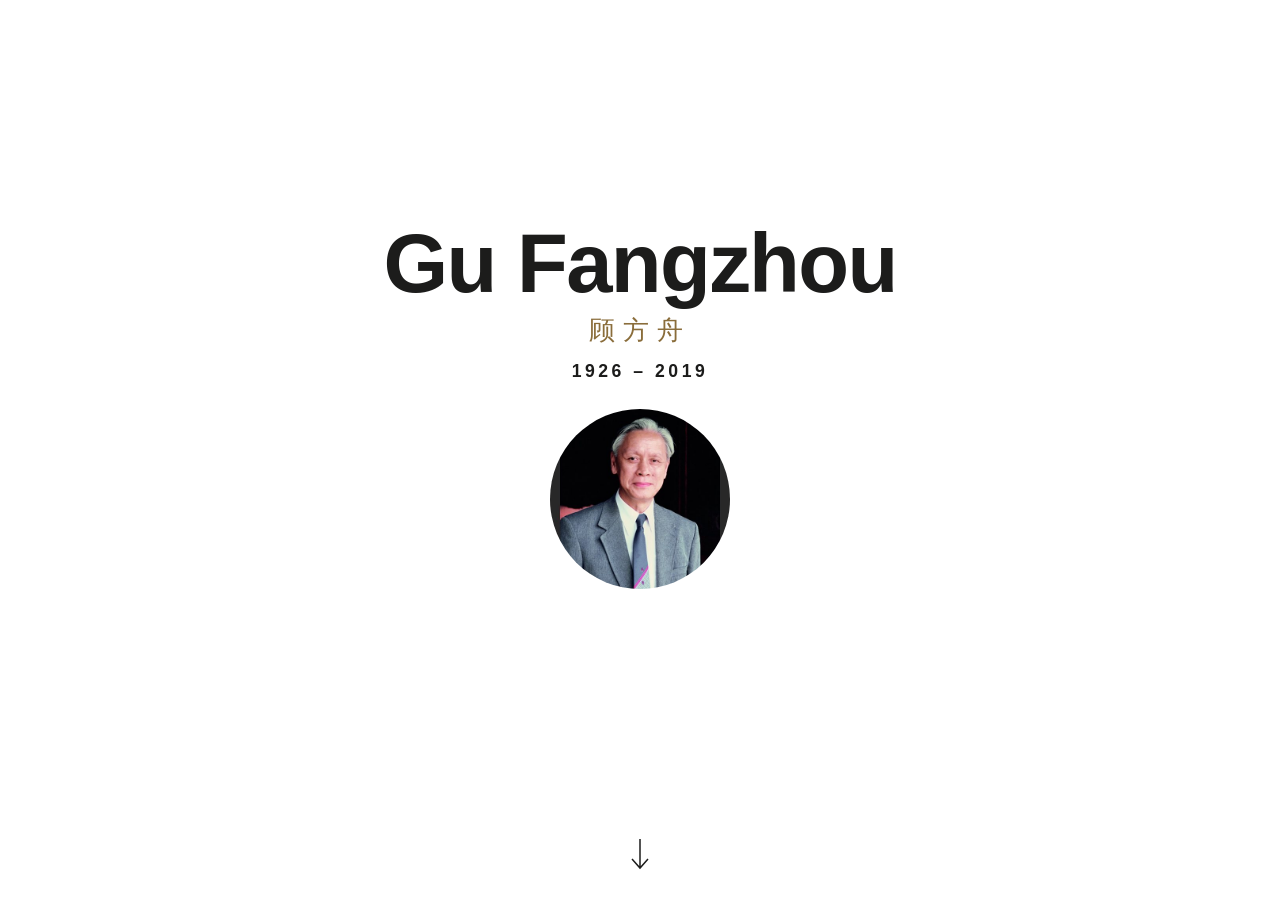
<file: index.html>
<!doctype html>
<html lang="en">
<head>
<meta charset="utf-8">
<meta name="viewport" content="width=device-width,initial-scale=1">
<title>Gu Fangzhou — A Digital Exhibit</title>
<meta name="description" content="A digital exhibit on Gu Fangzhou, the virologist known as the father of the polio vaccine in China.">
<link rel="stylesheet" href="css/style.css?v=5">
</head>
<body>
<main class="title-page" id="title">
  <section class="hero">
    <img class="portrait" id="portrait" alt="Portrait of Gu Fangzhou">
    <div class="name-block">
      <h1 id="name"></h1>
      <p class="name-zh" id="nameZh"></p>
      <p class="dates" id="dates"></p>
    </div>
  </section>
  <button class="scroll-cue" id="cue" aria-label="Enter the exhibit">
    <svg width="22" height="34" viewBox="0 0 22 34" fill="none" stroke="currentColor" stroke-width="1.5"><path d="M11 2v28M3 22l8 9 8-9"/></svg>
  </button>
</main>
<script src="js/content.js?v=5"></script>
<script src="js/data.js?v=5"></script>
<script>
(function(){
  var s = DATA.site;
  document.getElementById('name').textContent = s.name;
  document.getElementById('nameZh').textContent = s.nameZh || '';
  document.getElementById('dates').textContent = s.dates;
  var p = document.getElementById('portrait'); p.src = s.portrait;
  if(!s.nameZh) document.getElementById('nameZh').hidden = true;

  var going = false, acc = 0, touchY = null;
  function enter(){
    if(going) return; going = true;
    document.body.classList.add('leaving');
    setTimeout(function(){ location.href = 'timeline.html' + draftSuffix; }, 450);
  }
  window.addEventListener('wheel', function(e){ acc += e.deltaY; if(acc > 30) enter(); if(acc < -200) acc = 0; }, {passive:true});
  window.addEventListener('touchstart', function(e){ touchY = e.touches[0].clientY; }, {passive:true});
  window.addEventListener('touchmove', function(e){ if(touchY !== null && touchY - e.touches[0].clientY > 30) enter(); }, {passive:true});
  window.addEventListener('keydown', function(e){ if(['ArrowDown','PageDown',' ','Enter','ArrowRight'].indexOf(e.key) > -1){ e.preventDefault(); enter(); } });
  document.getElementById('cue').addEventListener('click', enter);
  window.addEventListener('pageshow', function(){ going = false; acc = 0; document.body.classList.remove('leaving'); });
})();
</script>
</body>
</html>
</file>
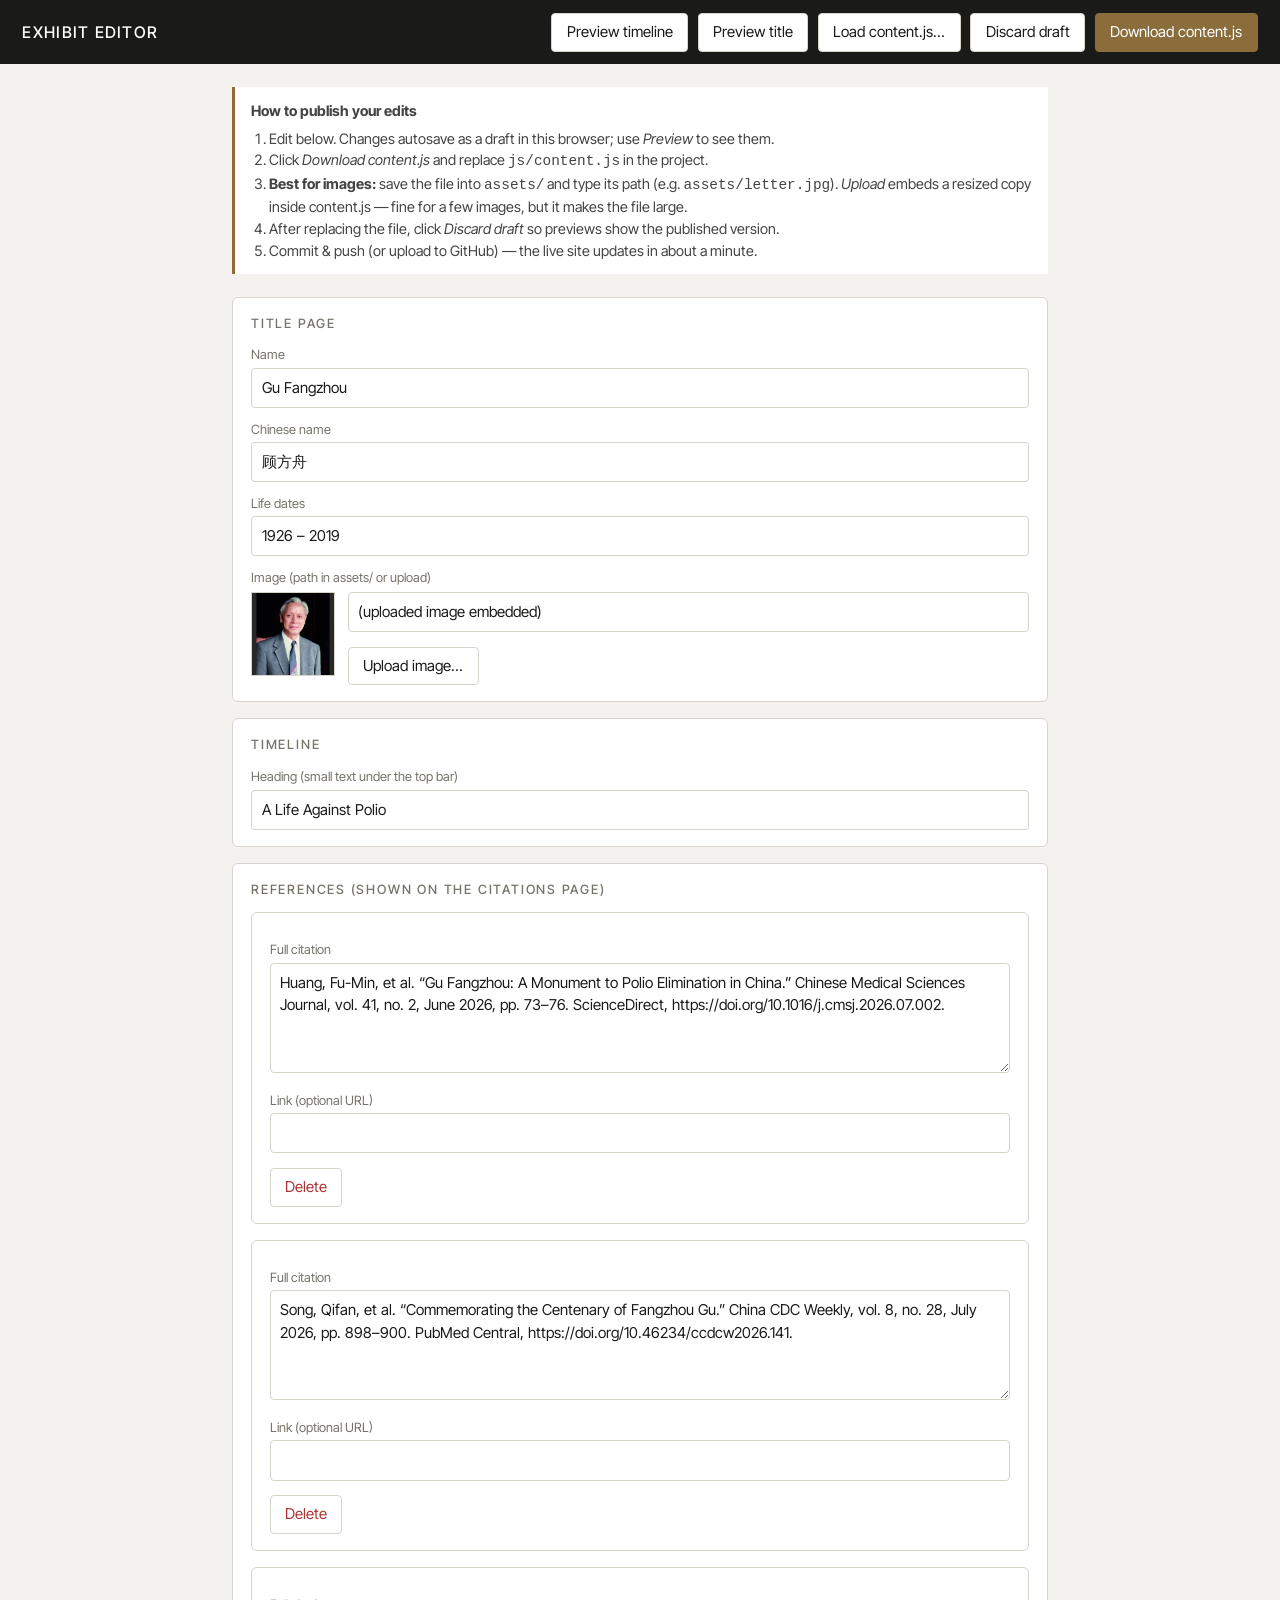
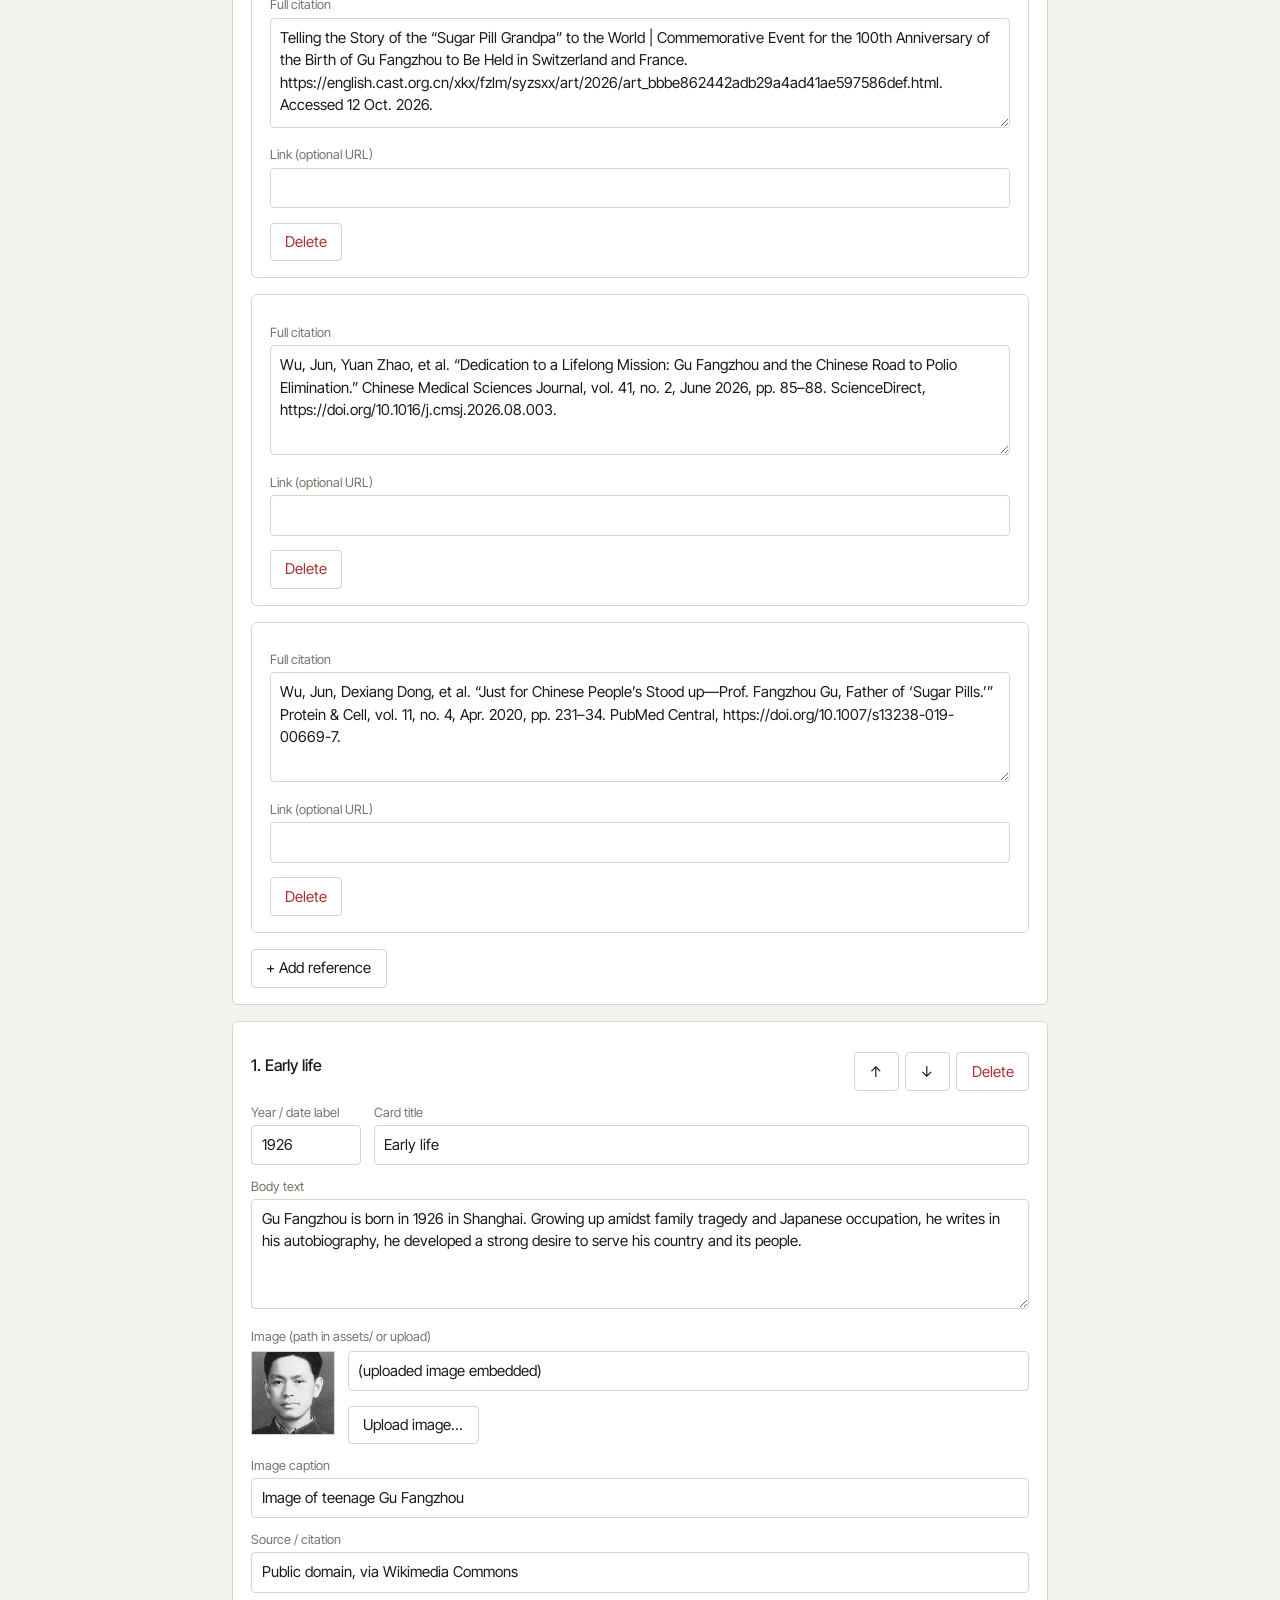
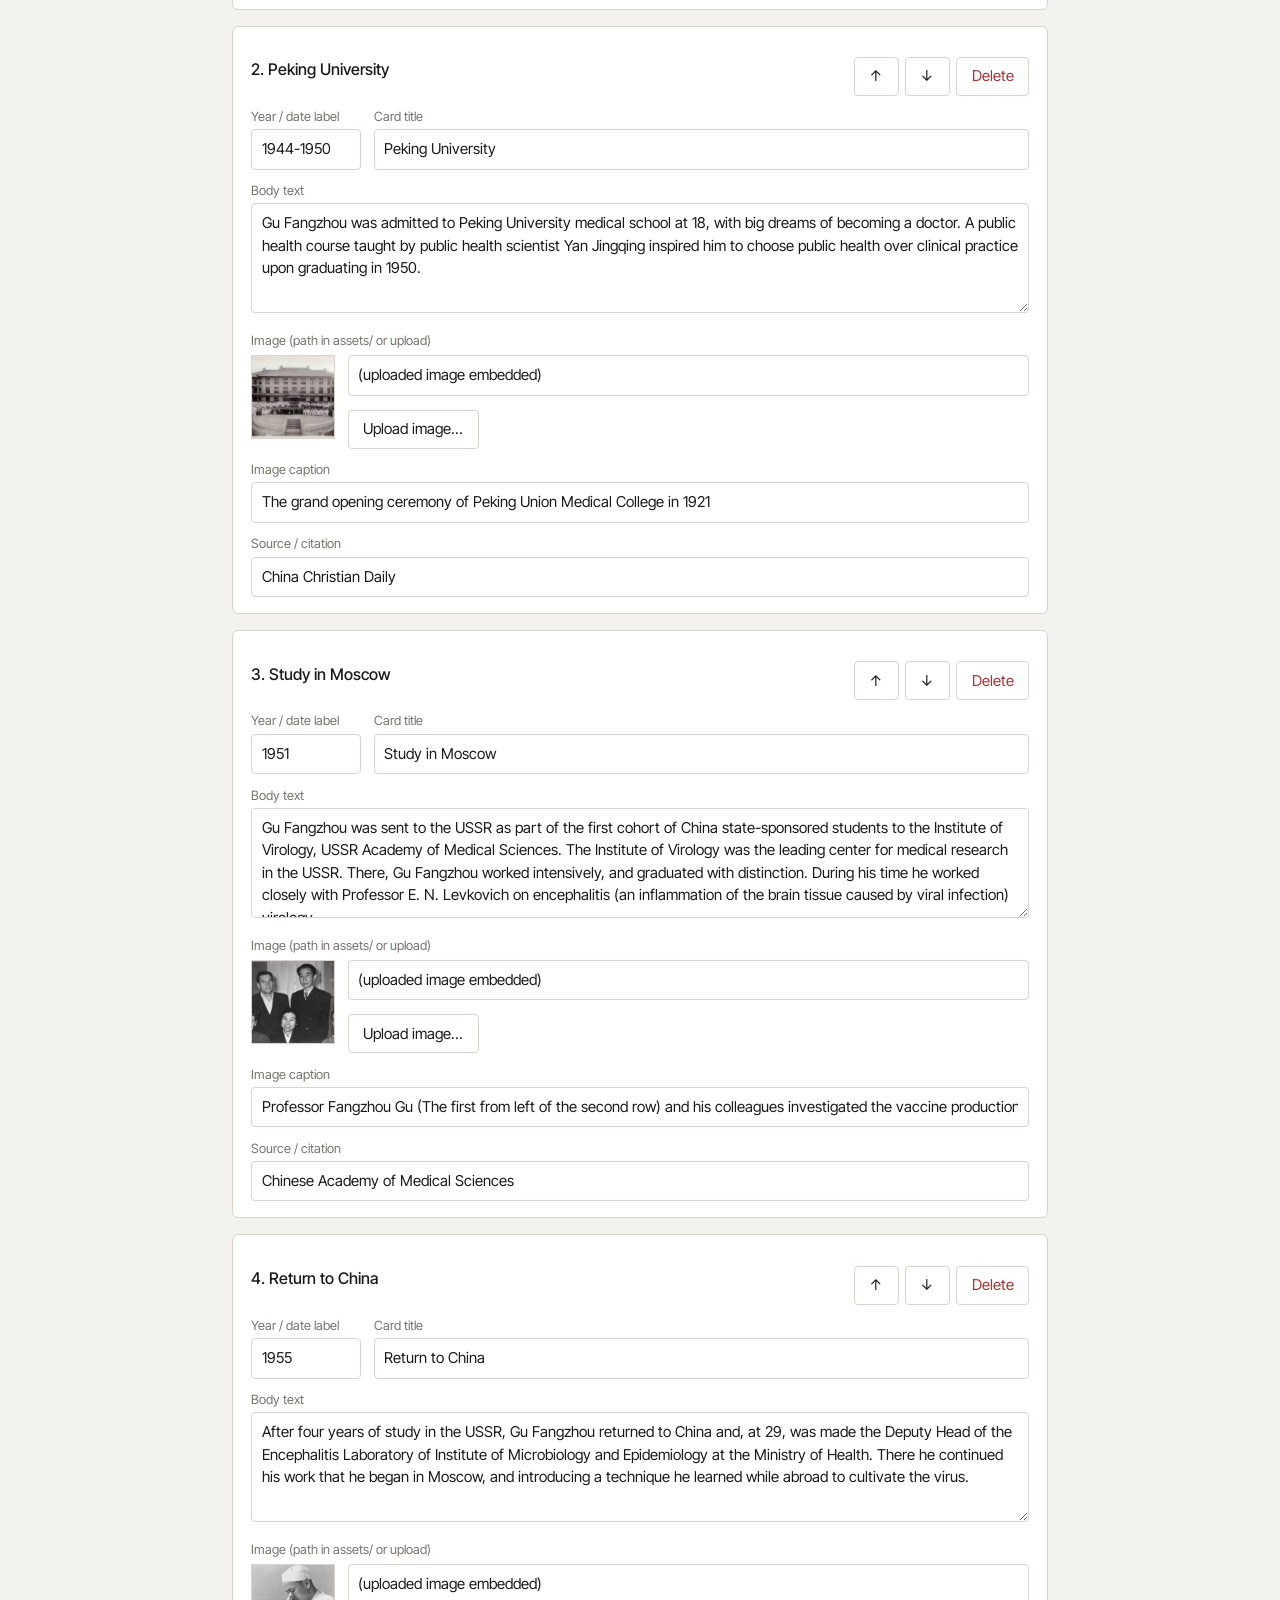
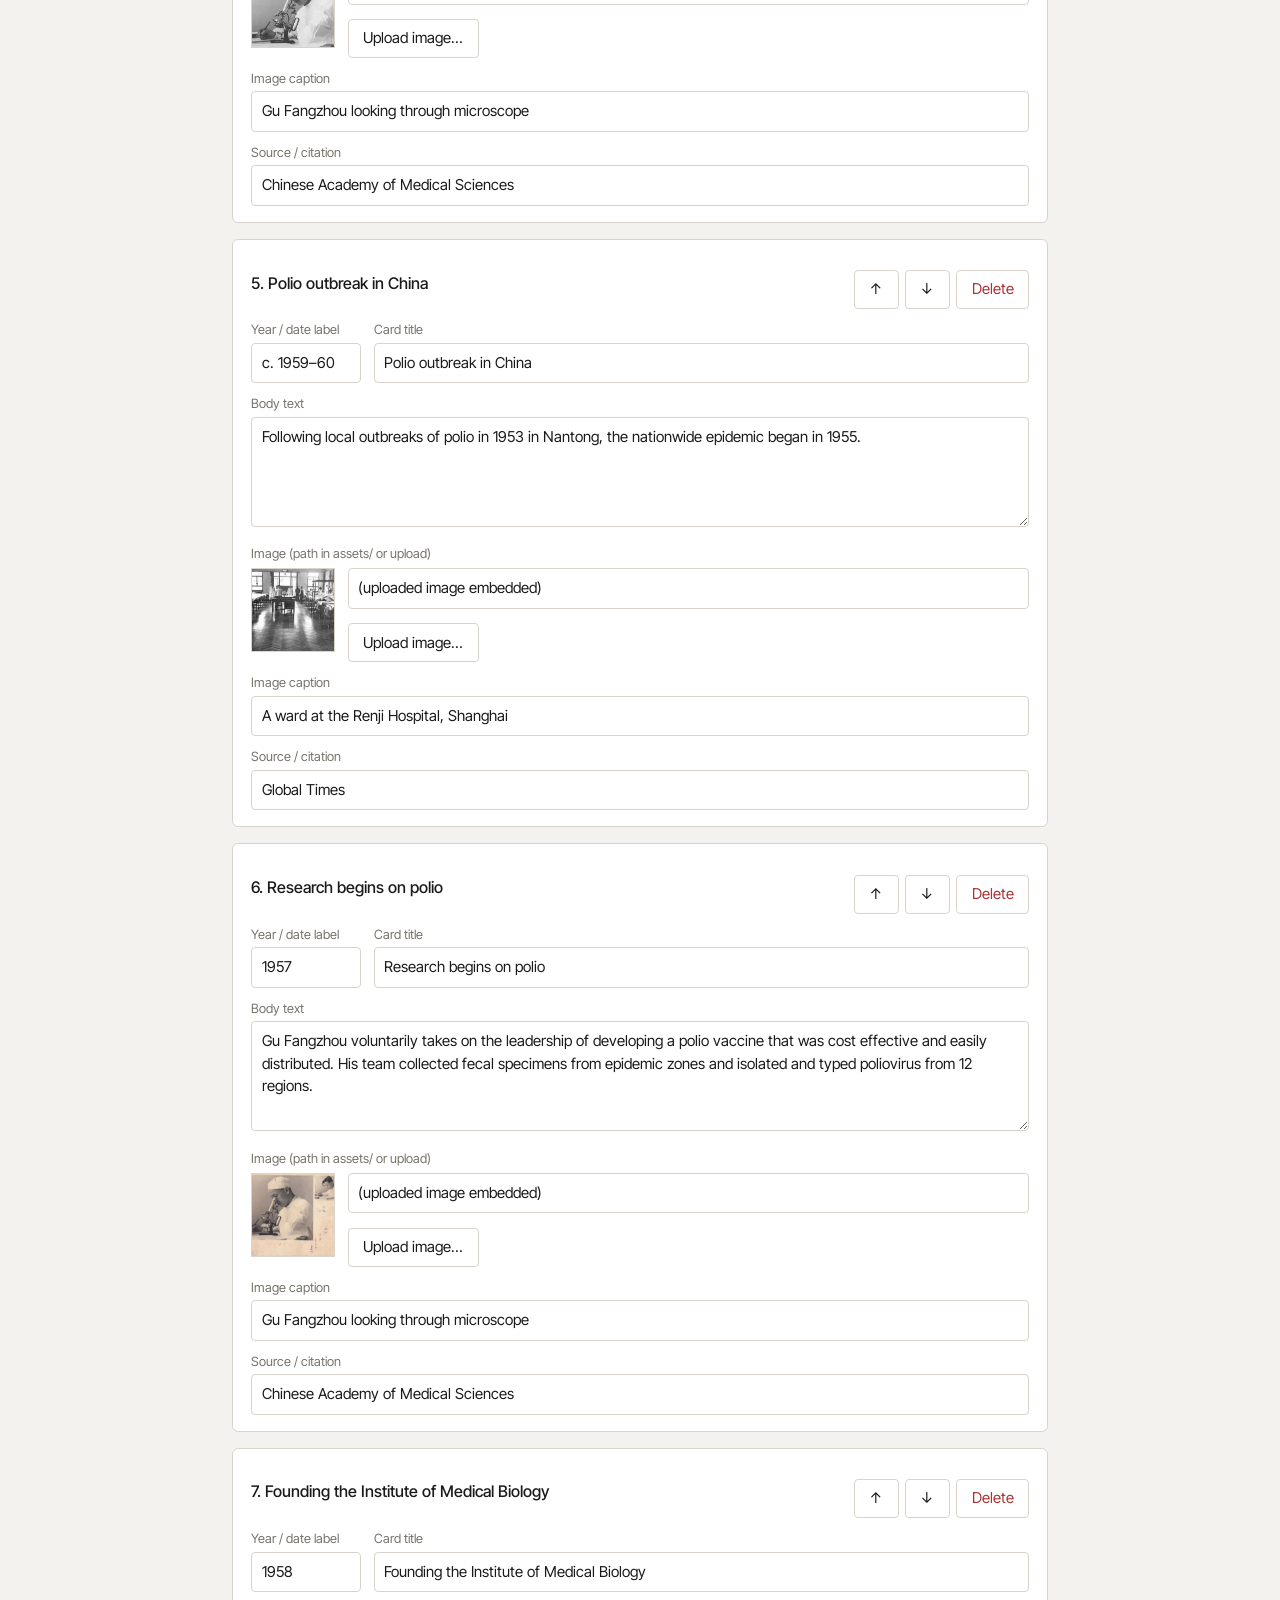
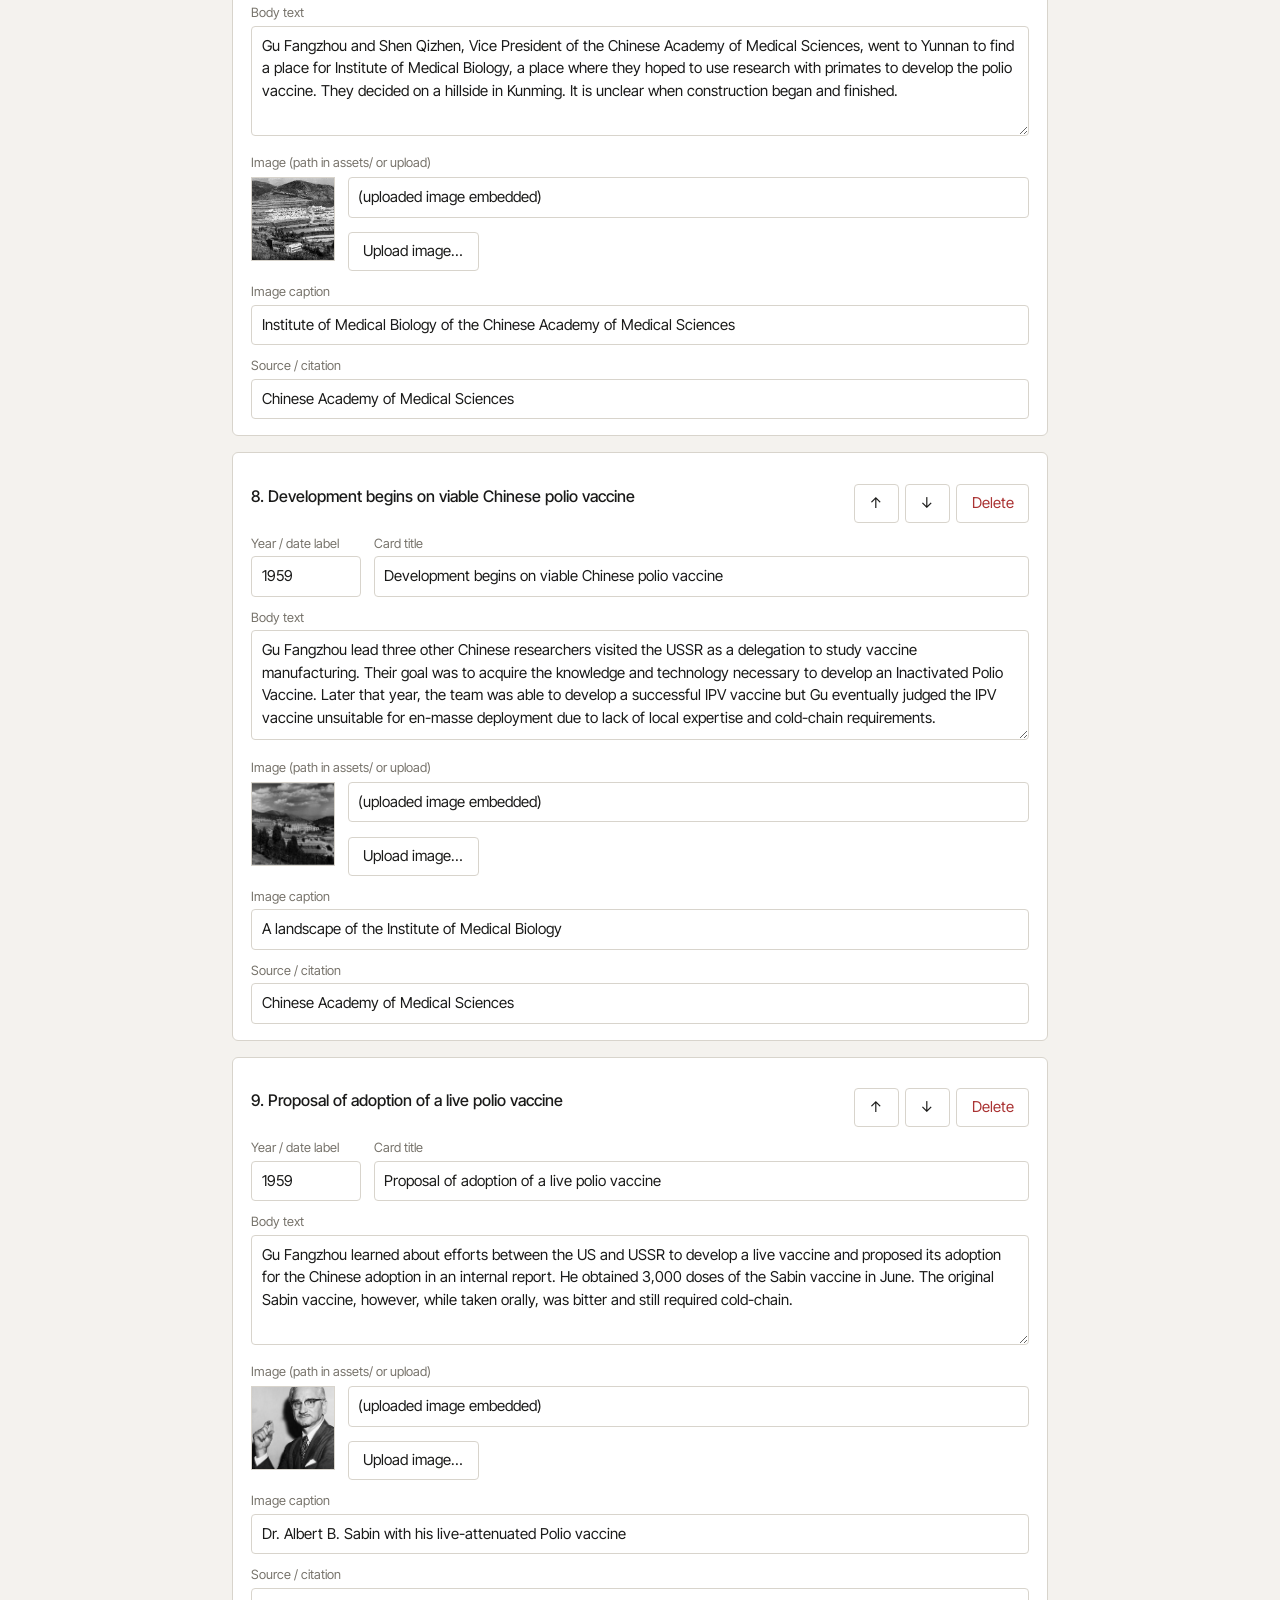
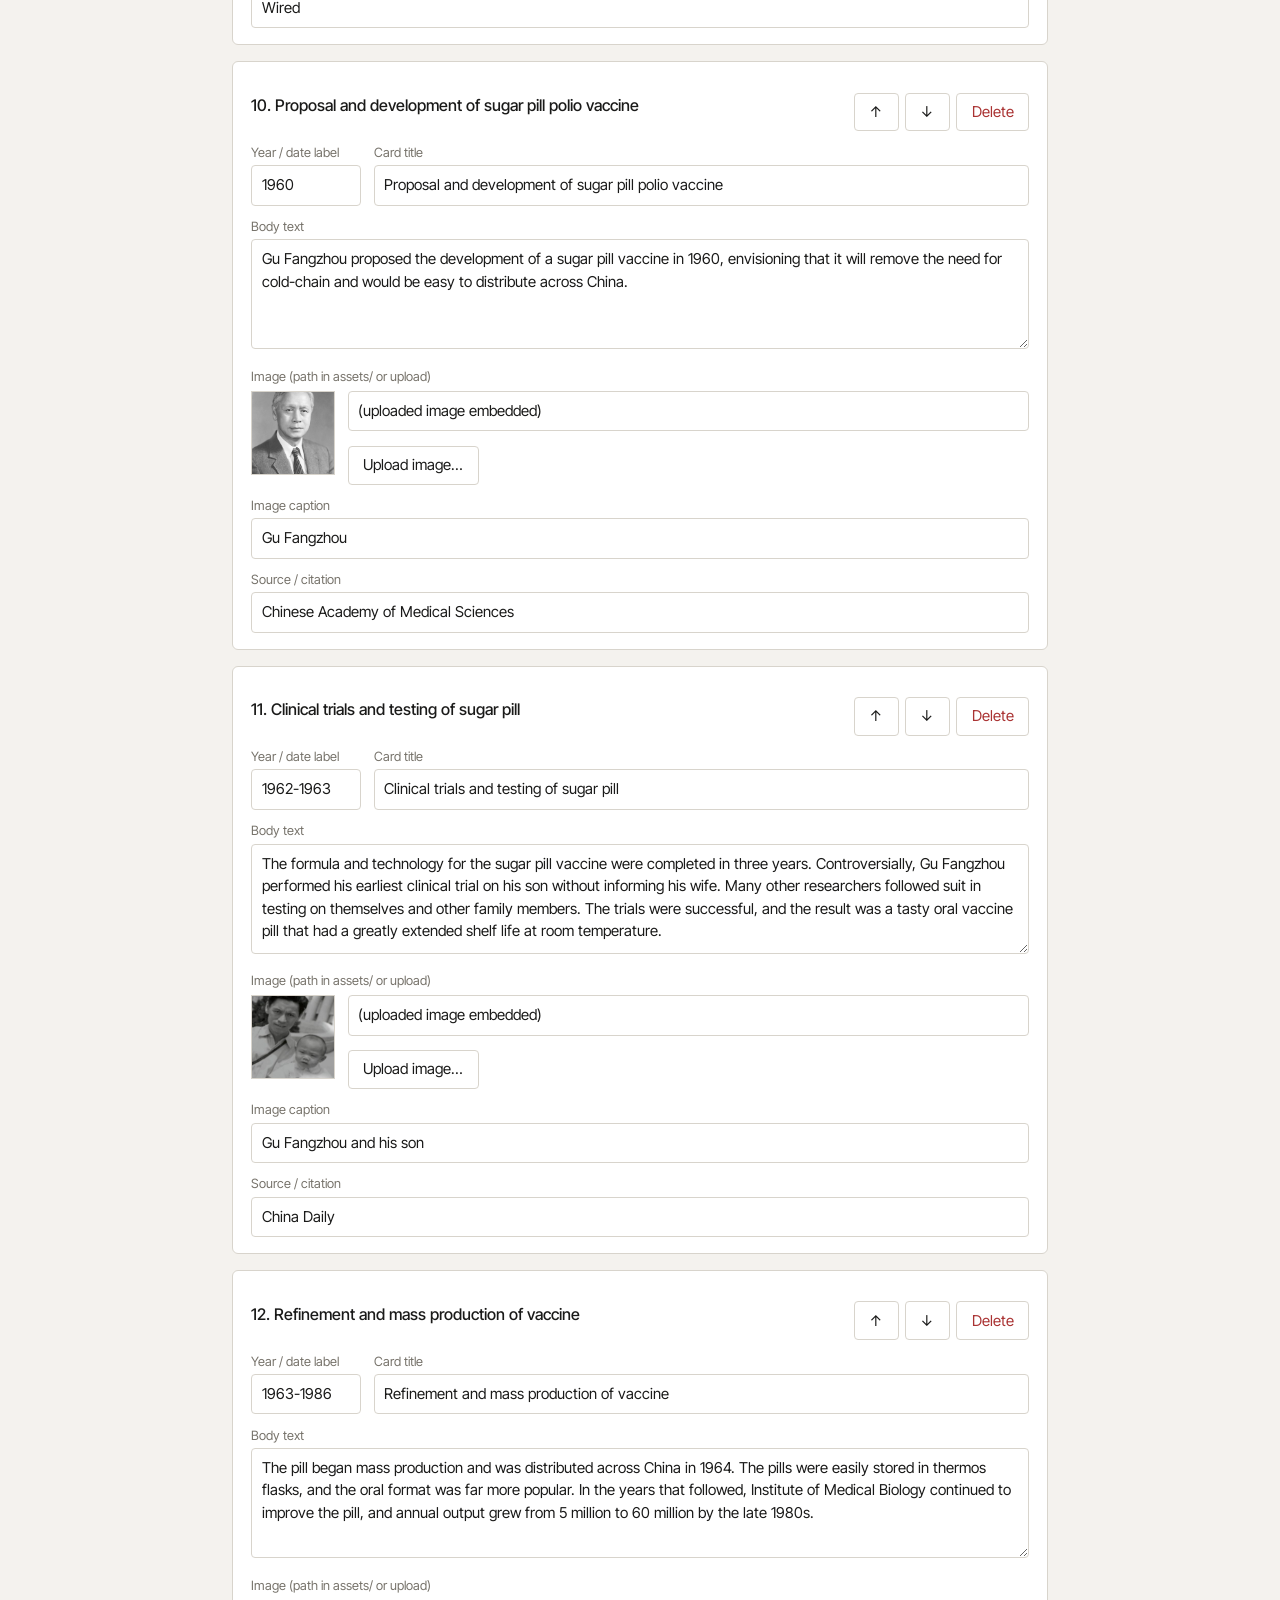
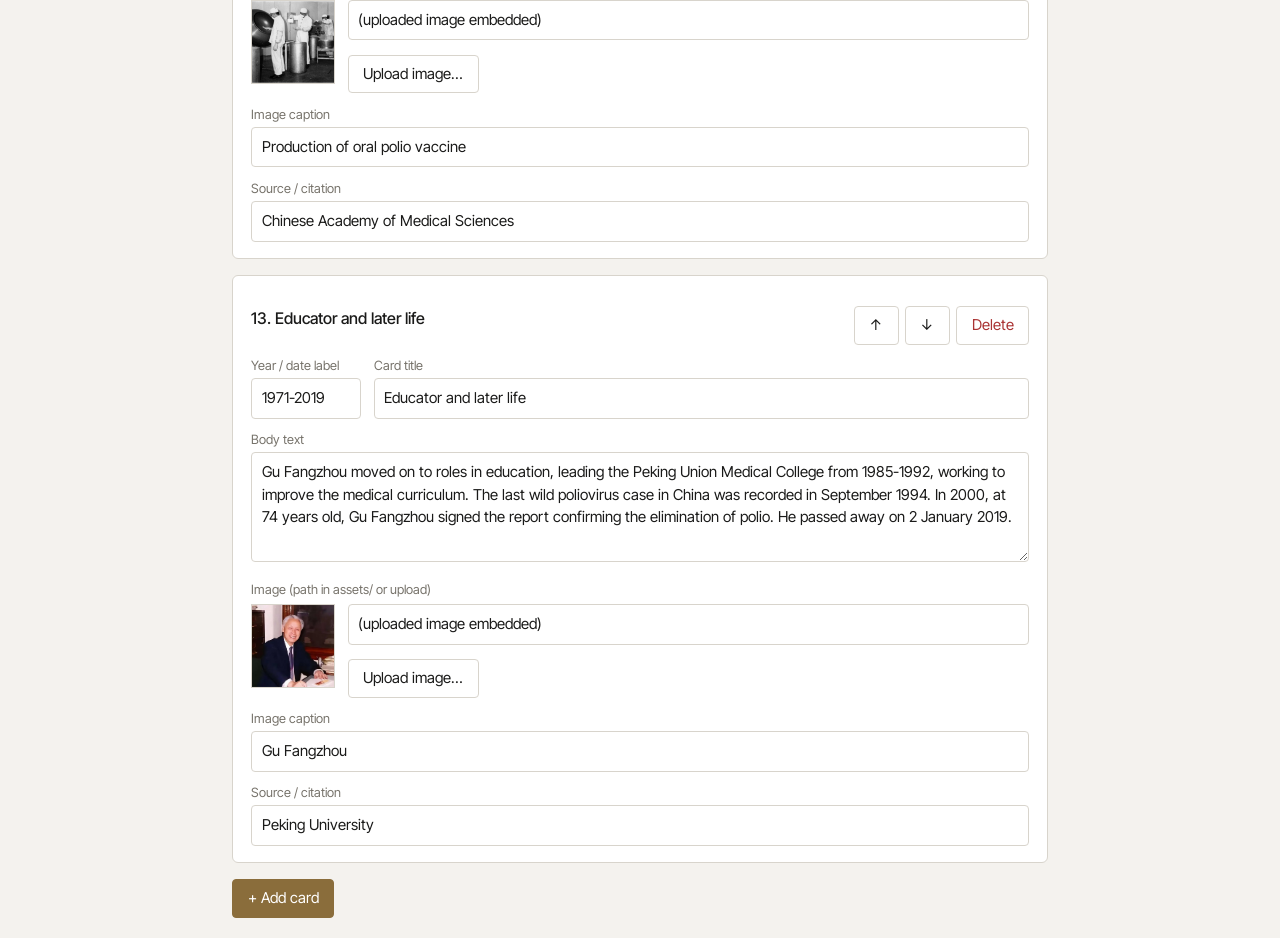
<file: admin.html>
<!doctype html>
<html lang="en">
<head>
<meta charset="utf-8">
<meta name="viewport" content="width=device-width,initial-scale=1">
<title>Exhibit Editor</title>
<meta name="robots" content="noindex">
<link href="https://fonts.googleapis.com/css2?family=Inter+Tight:wght@300;400;500&display=swap" rel="stylesheet">
<style>
:root{--bg:#f4f2ee;--ink:#1a1a19;--muted:#77736b;--line:#d8d4cc;--card:#fff;--accent:#8a6d3b}
*{box-sizing:border-box}
body{margin:0;background:var(--bg);color:var(--ink);font:15px/1.5 "Inter Tight","Helvetica Neue",Arial,sans-serif}
header{position:sticky;top:0;z-index:5;background:var(--ink);color:#fff;padding:.8rem 1.4rem;display:flex;gap:.6rem;align-items:center;flex-wrap:wrap}
header h1{font-size:1rem;font-weight:500;margin:0 auto 0 0;letter-spacing:.08em;text-transform:uppercase}
button,.btn{font:inherit;background:#fff;color:var(--ink);border:1px solid var(--line);padding:.45rem .9rem;border-radius:4px;cursor:pointer}
button:hover{border-color:var(--ink)}
button.primary{background:var(--accent);color:#fff;border-color:var(--accent)}
button.danger{color:#a33}
main{max-width:860px;margin:0 auto;padding:1.4rem}
.help{background:#fff;border-left:3px solid var(--accent);padding:.8rem 1rem;margin-bottom:1.4rem;color:#444;font-size:.9rem}
.help ol{margin:.4rem 0 0 1.1rem;padding:0}
section.box,.item{background:var(--card);border:1px solid var(--line);border-radius:6px;padding:1rem 1.1rem;margin-bottom:1rem}
h2{font-size:.8rem;letter-spacing:.14em;text-transform:uppercase;color:var(--muted);margin:0 0 .8rem;font-weight:500}
label{display:block;font-size:.8rem;color:var(--muted);margin:.7rem 0 .2rem}
input[type=text],textarea{width:100%;font:inherit;padding:.5rem .6rem;border:1px solid var(--line);border-radius:4px;background:#fff;color:var(--ink)}
textarea{min-height:110px;resize:vertical}
.row{display:grid;grid-template-columns:110px 1fr;gap:.8rem}
.img-row{display:flex;gap:.8rem;align-items:flex-start;margin-top:.3rem}
.img-row img{width:84px;height:84px;object-fit:cover;border:1px solid var(--line);background:#eee}
.img-row .f{flex:1}
.tools{display:flex;gap:.4rem;margin-top:.9rem;flex-wrap:wrap;align-items:center}
.item h3{margin:0;font-size:1rem;font-weight:500}
.item .top{display:flex;justify-content:space-between;align-items:center}
.status{font-size:.8rem;color:#bbb}
</style>
</head>
<body>
<header>
  <h1>Exhibit Editor</h1>
  <span class="status" id="status"></span>
  <button id="preview">Preview timeline</button>
  <button id="previewTitle">Preview title</button>
  <button id="load">Load content.js…</button>
  <button id="discard" title="Throw away unsaved edits and go back to the published js/content.js">Discard draft</button>
  <button class="primary" id="download">Download content.js</button>
  <input type="file" id="file" accept=".js,.json" hidden>
</header>
<main>
  <div class="help"><b>How to publish your edits</b>
    <ol>
      <li>Edit below. Changes autosave as a draft in this browser; use <i>Preview</i> to see them.</li>
      <li>Click <i>Download content.js</i> and replace <code>js/content.js</code> in the project.</li>
      <li><b>Best for images:</b> save the file into <code>assets/</code> and type its path (e.g. <code>assets/letter.jpg</code>). <i>Upload</i> embeds a resized copy inside content.js — fine for a few images, but it makes the file large.</li>
      <li>After replacing the file, click <i>Discard draft</i> so previews show the published version.</li>
      <li>Commit &amp; push (or upload to GitHub) — the live site updates in about a minute.</li>
    </ol></div>
  <section class="box" id="siteBox"></section>
  <section class="box"><h2>Timeline</h2>
    <label for="heading">Heading (small text under the top bar)</label><input type="text" id="heading">
  </section>
  <section class="box"><h2>References (shown on the Citations page)</h2><div id="refs"></div><div class="tools"><button id="addRef">+ Add reference</button></div></section>
  <div id="cards"></div>
  <button id="add" class="primary">+ Add card</button>
</main>
<script src="js/content.js?v=5"></script>
<script>
(function(){
  var KEY = 'exhibit-draft';
  var data = JSON.parse(JSON.stringify(window.EXHIBIT));
  var restored = false;
  try { var d = localStorage.getItem(KEY); if(d){ data = JSON.parse(d); restored = true; } } catch(e){}
  var $ = function(id){ return document.getElementById(id); };
  var siteFields = [['name','Name'],['nameZh','Chinese name'],['dates','Life dates']];

  var uid = 0;
  function save(){
    try { localStorage.setItem(KEY, JSON.stringify(data)); $('status').textContent = 'Draft saved ' + new Date().toLocaleTimeString(); }
    catch(e){ $('status').textContent = 'Draft too large for browser storage — download your file.'; }
  }
  function el(tag, attrs, kids){
    var e = document.createElement(tag);
    for(var k in (attrs||{})){ if(k==='text') e.textContent = attrs[k]; else if(k.slice(0,2)==='on') e.addEventListener(k.slice(2), attrs[k]); else e.setAttribute(k, attrs[k]); }
    (kids||[]).forEach(function(c){ e.appendChild(c); }); return e;
  }
  function field(label, obj, key, multiline){
    var inp = el(multiline ? 'textarea' : 'input', multiline ? {} : {type:'text'});
    var id = 'f' + (++uid); inp.id = id;
    inp.value = obj[key] || '';
    inp.addEventListener('input', function(){ obj[key] = inp.value; save(); });
    return [el('label',{text:label,for:id}), inp];
  }
  function imageField(obj, key){
    var img = el('img',{alt:''}); img.src = obj[key] || '';
    img.addEventListener('error', function(){ img.style.outline = '2px solid #c33'; img.title = 'Image not found'; });
    img.addEventListener('load', function(){ img.style.outline = ''; img.title = ''; });
    var path = el('input',{type:'text',id:'f'+(++uid)}); path.value = (obj[key]||'').indexOf('data:') === 0 ? '(uploaded image embedded)' : (obj[key]||'');
    path.addEventListener('input', function(){ obj[key] = path.value; img.src = path.value; save(); });
    var file = el('input',{type:'file',accept:'image/*',hidden:''});
    file.addEventListener('change', function(){
      var f = file.files[0]; if(!f) return;
      var r = new FileReader();
      r.onload = function(){
        var im = new Image();
        im.onload = function(){
          var m = 1000, s = Math.min(1, m / Math.max(im.width, im.height));
          var c = document.createElement('canvas'); c.width = Math.round(im.width*s); c.height = Math.round(im.height*s);
          c.getContext('2d').drawImage(im,0,0,c.width,c.height);
          obj[key] = c.toDataURL('image/jpeg', .82); img.src = obj[key]; path.value = '(uploaded image embedded)'; save();
        };
        im.src = r.result;
      };
      r.readAsDataURL(f);
    });
    return [el('label',{text:'Image (path in assets/ or upload)',for:path.id}),
      el('div',{class:'img-row'},[img, el('div',{class:'f'},[path, el('div',{class:'tools'},[el('button',{text:'Upload image…',onclick:function(){file.click();}}), file])])])];
  }

  function renderSite(){
    var box = $('siteBox'); box.innerHTML = '';
    box.appendChild(el('h2',{text:'Title page'}));
    siteFields.forEach(function(f){ field(f[1], data.site, f[0]).forEach(function(x){ box.appendChild(x); }); });
    imageField(data.site,'portrait').forEach(function(x){ box.appendChild(x); });
    $('heading').value = data.timeline.heading || '';
  }
  $('heading').addEventListener('input', function(){ data.timeline.heading = $('heading').value; save(); });

  function renderCards(){
    var wrap = $('cards'); wrap.innerHTML = '';
    data.timeline.cards.forEach(function(c, i){
      var it = el('div',{class:'item'});
      it.appendChild(el('div',{class:'top'},[el('h3',{text:(i+1)+'. '+(c.title||'Untitled')}),
        el('div',{class:'tools'},[
          el('button',{text:'↑',title:'Move earlier',onclick:function(){ mv(i,-1); }}),
          el('button',{text:'↓',title:'Move later',onclick:function(){ mv(i,1); }}),
          el('button',{class:'danger',text:'Delete',onclick:function(){ if(data.timeline.cards.length<2){ alert('Keep at least one card.'); return; } if(confirm('Delete this card?')){ data.timeline.cards.splice(i,1); save(); renderCards(); } }})])]));
      var yr = field('Year / date label', c, 'year'), tt = field('Card title', c, 'title');
      it.appendChild(el('div',{class:'row'},[el('div',{},yr), el('div',{},tt)]));
      field('Body text', c, 'body', true).forEach(function(x){ it.appendChild(x); });
      imageField(c,'image').forEach(function(x){ it.appendChild(x); });
      field('Image caption', c, 'caption').forEach(function(x){ it.appendChild(x); });
      field('Source / citation', c, 'source').forEach(function(x){ it.appendChild(x); });
      wrap.appendChild(it);
    });
  }
  function renderRefs(){
    data.references = data.references || [];
    var w = $('refs'); w.innerHTML = '';
    data.references.forEach(function(r, i){
      var row = el('div',{class:'item'});
      field('Full citation', r, 'text', true).forEach(function(x){ row.appendChild(x); });
      field('Link (optional URL)', r, 'url').forEach(function(x){ row.appendChild(x); });
      row.appendChild(el('div',{class:'tools'},[el('button',{class:'danger',text:'Delete',onclick:function(){ data.references.splice(i,1); save(); renderRefs(); }})]));
      w.appendChild(row);
    });
  }
  $('addRef').addEventListener('click', function(){ (data.references = data.references || []).push({text:'',url:''}); save(); renderRefs(); });
  function mv(i, d){
    var a = data.timeline.cards, j = i + d; if(j<0||j>=a.length) return;
    var t = a[i]; a[i] = a[j]; a[j] = t; save(); renderCards();
  }
  $('add').addEventListener('click', function(){
    data.timeline.cards.push({year:'Year',title:'New card',body:'',image:'assets/reflection.svg',caption:'',source:''});
    save(); renderCards(); window.scrollTo(0, document.body.scrollHeight);
  });
  $('preview').addEventListener('click', function(){ save(); window.open('timeline.html?draft','_blank'); });
  $('previewTitle').addEventListener('click', function(){ save(); window.open('index.html?draft','_blank'); });
  $('download').addEventListener('click', function(){
    var txt = '/* EXHIBIT CONTENT — edit via admin.html, or by hand. Exported ' + new Date().toISOString().slice(0,10) + ' */\nwindow.EXHIBIT = ' + JSON.stringify(data, null, 2) + ';\n';
    var a = el('a',{href:URL.createObjectURL(new Blob([txt],{type:'text/javascript'})),download:'content.js'}); a.click();
    $('status').textContent = 'Downloaded. Replace js/content.js with it, push, then click Discard draft.';
  });
  $('discard').addEventListener('click', function(){
    if(!confirm('Discard unsaved edits and reload the published content?')) return;
    try { localStorage.removeItem(KEY); } catch(e){}
    location.reload();
  });
  $('load').addEventListener('click', function(){ $('file').click(); });
  $('file').addEventListener('change', function(){
    var f = $('file').files[0]; if(!f) return;
    var r = new FileReader();
    r.onload = function(){
      try {
        var m = r.result.match(/window\.EXHIBIT\s*=\s*([\s\S]*?);?\s*$/);
        data = JSON.parse(m ? m[1] : r.result); save(); renderSite(); renderCards(); renderRefs();
      } catch(e){ alert('Could not read that file: ' + e.message); }
    };
    r.readAsText(f);
  });
  renderSite(); renderCards(); renderRefs();
  if(restored) $('status').textContent = 'Restored your unsaved draft';
})();
</script>
</body>
</html>
</file>
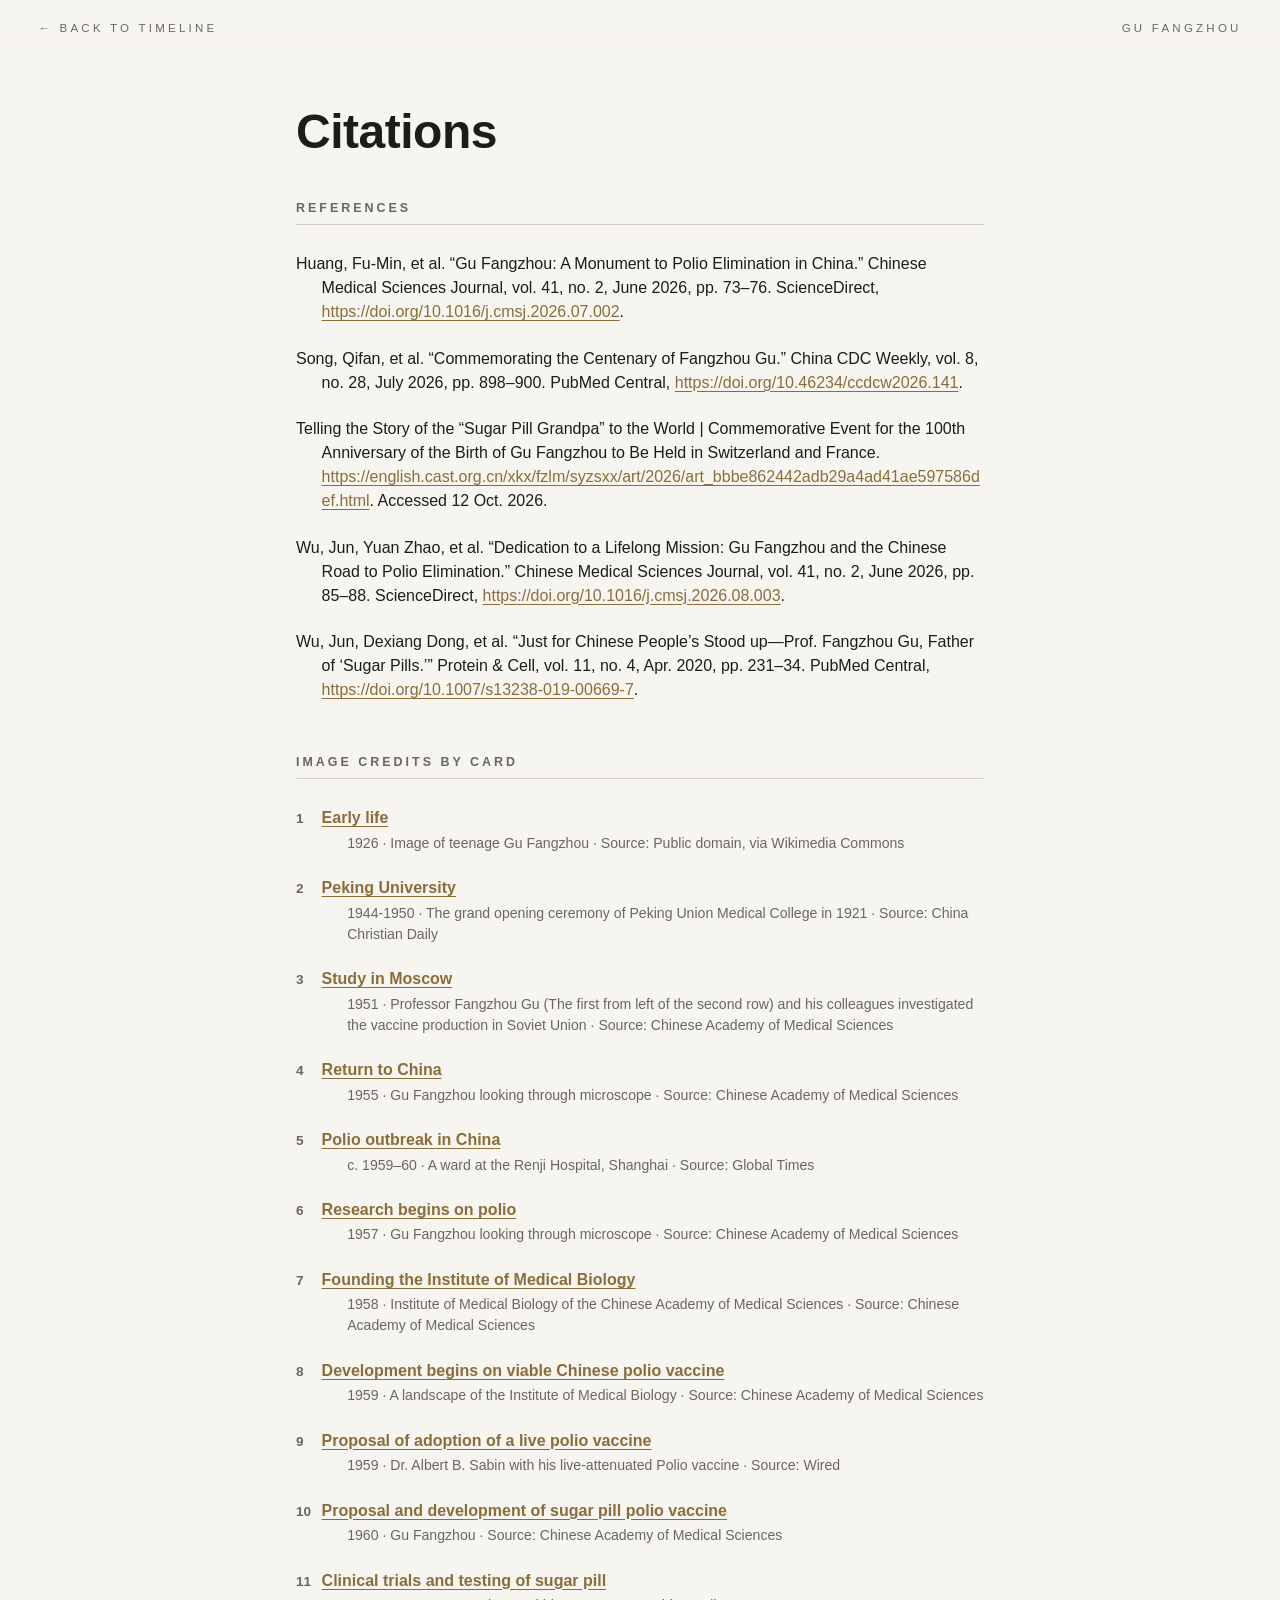
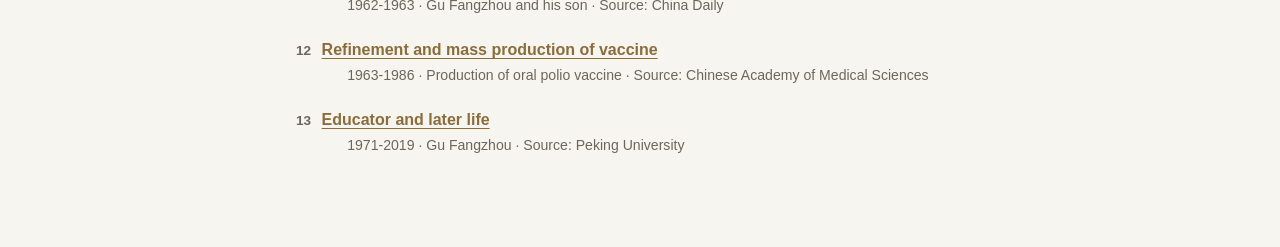
<file: citations.html>
<!doctype html>
<html lang="en">
<head>
<meta charset="utf-8">
<meta name="viewport" content="width=device-width,initial-scale=1">
<title>Citations — Gu Fangzhou Exhibit</title>
<link rel="stylesheet" href="css/style.css?v=5">
<style>
html,body{overflow:auto;height:auto}
.cite{max-width:46rem;margin:0 auto;padding:6.5rem 1.5rem 5rem}
.cite h1{font-weight:700;font-size:clamp(2rem,4vw,3rem);letter-spacing:-.01em;margin-bottom:2.2rem}
.cite h2{font-size:.78rem;font-weight:700;letter-spacing:.24em;text-transform:uppercase;color:var(--muted);margin:2.6rem 0 1rem;padding-bottom:.6rem;border-bottom:1px solid var(--line)}
.cite ol,.cite ul{list-style:none}
.cite li{padding:.7rem 0;line-height:1.5;font-size:1rem;overflow-wrap:anywhere}
.cite .ref{padding-left:1.6rem;text-indent:-1.6rem}
.cite a{color:var(--accent);text-underline-offset:3px}
.cite .num{display:inline-block;width:1.6rem;text-indent:0;font-weight:700;color:var(--muted);font-size:.85rem}
.cite .t{font-weight:700}
.cite .meta{display:block;color:var(--muted);font-size:.88rem;margin-top:.15rem}
.cite .empty{color:var(--muted)}
.topbar{background:linear-gradient(var(--bg) 60%,transparent)}
</style>
</head>
<body>
<header class="topbar">
  <a class="eyebrow" id="back" href="timeline.html">← Back to timeline</a>
  <a class="eyebrow" id="home" href="index.html">Gu Fangzhou</a>
</header>
<main class="cite">
  <h1>Citations</h1>
  <h2>References</h2>
  <ul id="refs"></ul>
  <h2>Image credits by card</h2>
  <ol id="credits"></ol>
</main>
<script src="js/content.js?v=5"></script>
<script src="js/data.js?v=5"></script>
<script>
(function(){
  function el(tag, cls, text){ var e = document.createElement(tag); if(cls) e.className = cls; if(text) e.textContent = text; return e; }
  document.getElementById('back').href = 'timeline.html' + draftSuffix + '#end';
  document.getElementById('home').href = 'index.html' + draftSuffix;
  var refs = DATA.references || [], list = document.getElementById('refs');
  if(!refs.length) list.appendChild(el('li','empty','No references added yet.'));
  refs.forEach(function(r){
    var li = el('li','ref');
    if(r.url){ var a = el('a', '', r.text); a.href = r.url; a.target = '_blank'; a.rel = 'noopener'; li.appendChild(a); }
    else {
      // turn any URL inside the citation text into a link (trailing full stop stays outside it)
      r.text.split(/(https?:\/\/[^\s]+?)(?=\.?(?:\s|$))/).forEach(function(part, k){
        if(k % 2){ var a = el('a', '', part); a.href = part; a.target = '_blank'; a.rel = 'noopener'; li.appendChild(a); }
        else li.appendChild(document.createTextNode(part));
      });
    }
    list.appendChild(li);
  });
  var cr = document.getElementById('credits');
  DATA.timeline.cards.forEach(function(c, i){
    var li = el('li','ref'), n = el('span','num', String(i + 1));
    var a = el('a','t', c.title); a.href = 'timeline.html' + draftSuffix + '#' + (i + 1);
    li.appendChild(n); li.appendChild(a);
    var m = el('span','meta', [c.year, c.caption, c.source ? 'Source: ' + c.source : ''].filter(Boolean).join(' · '));
    m.style.textIndent = '0'; m.style.paddingLeft = '1.6rem'; li.appendChild(m);
    cr.appendChild(li);
  });
})();
</script>
</body>
</html>
</file>
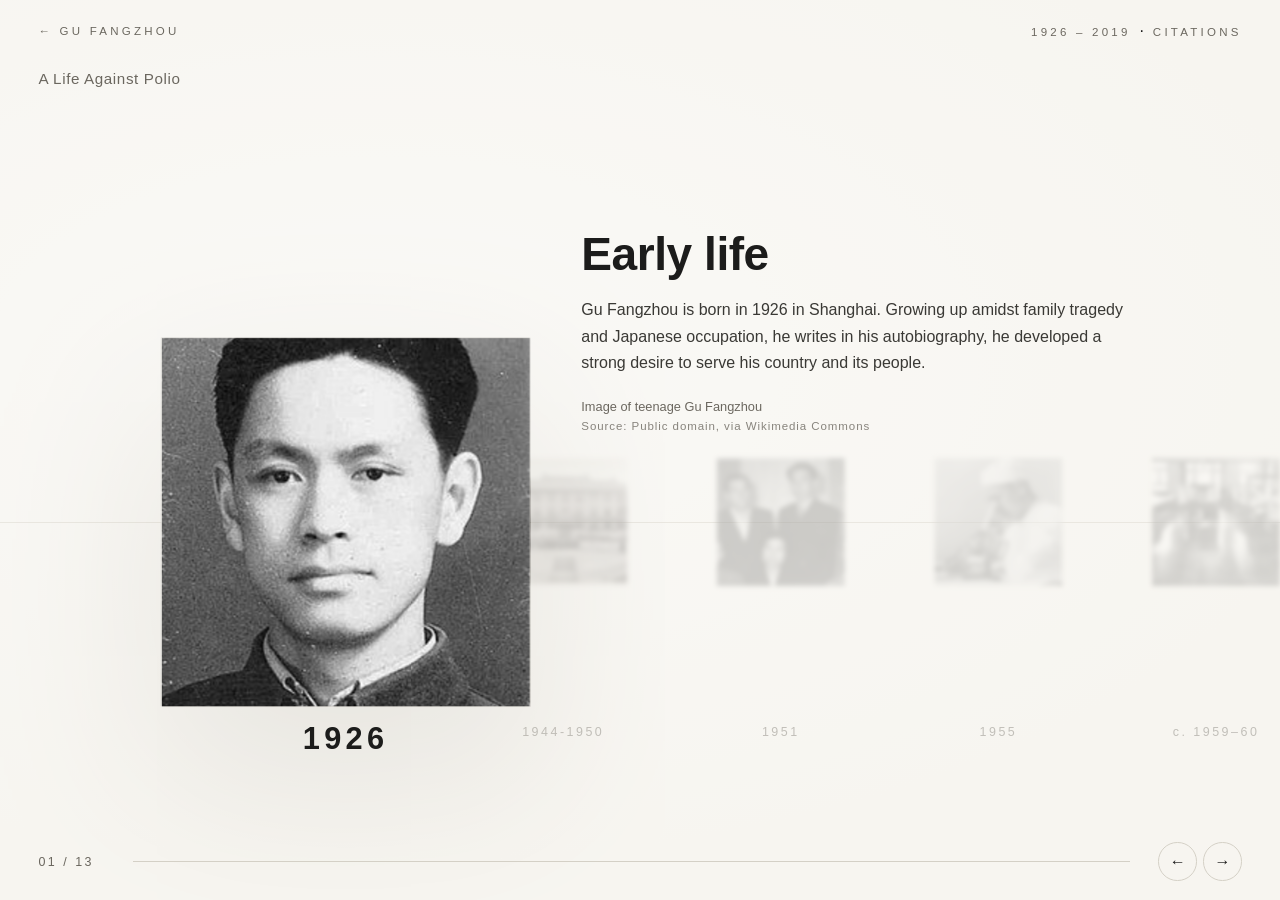
<file: timeline.html>
<!doctype html>
<html lang="en">
<head>
<meta charset="utf-8">
<meta name="viewport" content="width=device-width,initial-scale=1">
<title>Timeline — Gu Fangzhou Exhibit</title>
<link rel="stylesheet" href="css/style.css?v=5">
</head>
<body>
<div class="stage" id="stage">
  <header class="topbar">
    <a id="home" class="eyebrow" href="index.html">← Gu Fangzhou</a>
    <span><span class="eyebrow" id="dates"></span> &nbsp;·&nbsp; <a class="eyebrow" id="cites" href="citations.html">Citations</a></span>
  </header>
  <p class="heading" id="heading"></p>
  <div class="axis"></div>
  <div class="track" id="track"></div>
  <div class="spot"></div>
  <div class="bigyear" id="bigYear"></div>
  <div class="leave-hint" id="leaveHint">Scroll up again to return to the title</div>
  <article class="info" id="info" aria-live="polite">
    <div class="inner">
      <h2 id="iTitle"></h2>
      <p class="body" id="iBody"></p>
      <p class="cap" id="iCap"></p>
      <p class="src" id="iSrc"></p>
      <p class="draft" id="iDraft" hidden>Unverified draft</p>
      <a class="back" id="iCite" href="citations.html" hidden>Citations →</a>
      <a class="back alt" id="iBack" href="index.html" hidden>Back to start</a>
    </div>
  </article>
  <footer class="hud">
    <span class="count" id="count"></span>
    <div class="bar"><i id="prog"></i></div>
    <div class="nav"><button id="prev" aria-label="Previous card">←</button><button id="next" aria-label="Next card">→</button></div>
  </footer>
</div>
<script src="js/content.js?v=5"></script>
<script src="js/data.js?v=5"></script>
<script src="js/timeline.js?v=5"></script>
</body>
</html>
</file>
<file: css/style.css>
:root{
  --bg:#f7f5f0; --ink:#1c1c1b; --muted:#6b675f; --line:#d4d0c6; --accent:#8a6d3b;
  --sans:"Helvetica Neue",Helvetica,Arial,sans-serif;
}
*{box-sizing:border-box;margin:0;padding:0}
[hidden]{display:none!important}
html,body{height:100%;background:var(--bg);color:var(--ink);font-family:var(--sans);overflow:hidden}
a{color:inherit}
body.leaving{opacity:0;transition:opacity .5s ease}
.eyebrow{font-size:.72rem;letter-spacing:.28em;text-transform:uppercase;color:var(--muted)}

/* ---------- Title page ---------- */
.title-page{position:relative;height:100vh;width:100%;overflow:hidden;
  background:#fff}
.hero{position:absolute;inset:0;display:flex;flex-direction:column;align-items:center;justify-content:center;gap:clamp(1rem,3vh,2rem);padding:4vh 6vw 14vh;text-align:center}
.portrait{order:2;width:clamp(110px,20vh,210px);aspect-ratio:1;border-radius:50%;object-fit:cover;}
.name-block{max-width:40rem}
.name-block h1{font-weight:700;font-size:clamp(2.4rem,min(6.5vw,10vh),5.6rem);line-height:1;letter-spacing:-.02em;margin:0 0 .5rem}
.name-zh{font-size:clamp(1.1rem,2.2vw,1.6rem);font-weight:400;color:var(--accent);letter-spacing:.3em;margin-bottom:.8rem}
.dates{font-size:1.1rem;font-weight:700;letter-spacing:.2em;color:var(--ink)}
.tagline{margin-top:.8rem;color:var(--muted);font-size:1rem;line-height:1.5}
.scroll-cue{position:absolute;left:50%;bottom:3.2vh;transform:translateX(-50%);display:flex;flex-direction:column;align-items:center;gap:.6rem;
  background:none;border:0;color:var(--ink);cursor:pointer;font-family:inherit;z-index:2}
.scroll-cue span{font-size:.7rem;letter-spacing:.28em;text-transform:uppercase;color:var(--muted)}
.scroll-cue svg{animation:bob 1.8s ease-in-out infinite}
@keyframes bob{0%,100%{transform:translateY(0)}50%{transform:translateY(8px)}}

/* ---------- Timeline page ---------- */
.stage{touch-action:none;position:fixed;inset:0;background:radial-gradient(110% 80% at 30% 40%,#ffffff 0%,#f7f5f0 70%)}
.topbar{position:fixed;top:0;left:0;right:0;z-index:20;display:flex;justify-content:space-between;align-items:center;padding:1.4rem 2.4rem}
.topbar a{text-decoration:none}
.topbar .eyebrow:hover{color:var(--ink)}
.axis{position:absolute;left:0;right:0;top:var(--row);height:1px;background:var(--line)}
.track{position:absolute;top:var(--row);left:0;height:0;will-change:transform}
.card{position:absolute;top:0;left:0;width:var(--s);height:var(--s);margin-left:calc(var(--s)/-2);margin-top:calc(var(--s)/-2);
  transform:scale(1);
  filter:blur(2.5px) saturate(.6);opacity:.55;cursor:pointer;border:0;background:#e8e4da;padding:0;overflow:hidden}
.card img{width:100%;height:100%;object-fit:cover;display:block;pointer-events:none}
.card:focus-visible,button:focus-visible,a:focus-visible{outline:2px solid var(--accent);outline-offset:3px}
.card.active{cursor:default;box-shadow:0 24px 60px rgba(40,30,10,.22);z-index:5}
.tick{position:absolute;top:0;left:0;font-size:.78rem;letter-spacing:.2em;color:var(--muted);white-space:nowrap;font-weight:400;will-change:transform}
.spot{position:absolute;z-index:4;pointer-events:none;left:var(--cx);top:var(--row);width:calc(var(--s)*var(--big));height:calc(var(--s)*var(--big));transform:translate(-50%,-50%);box-shadow:0 0 0 150vmax rgba(247,245,240,.62);transition:none}
.info{position:fixed;z-index:10;left:calc(var(--cx) + var(--s)*var(--big)/2 + 4vw);right:6vw;top:auto;bottom:calc(100% - var(--row) + var(--s)/2 + 1.6rem);pointer-events:none}
.bigyear{position:fixed;z-index:8;left:var(--cx);top:calc(var(--row) + var(--s)*var(--big)/2 + 14px);transform:translateX(-50%);font-weight:700;font-size:clamp(1.4rem,2.4vw,2rem);letter-spacing:.14em;color:var(--ink);transition:opacity .25s ease;pointer-events:none;white-space:nowrap}
.bigyear.swap{opacity:0}
.info .inner{transition:opacity .45s ease,transform .45s ease}
.info.swap .inner{opacity:0;transform:translateY(10px)}
.info h2{font-weight:700;font-size:clamp(1.8rem,3.6vw,3.2rem);line-height:1.1;letter-spacing:-.01em;margin:0 0 1.1rem}
.info p.body{display:-webkit-box;-webkit-box-orient:vertical;overflow:hidden;font-size:clamp(.95rem,1.25vw,1.12rem);line-height:1.65;color:#3a3935;max-width:34rem}
.info .cap{margin-top:1.4rem;font-size:.8rem;color:var(--muted);max-width:34rem}
.info .draft{display:inline-block;margin-top:.9rem;font-size:.66rem;letter-spacing:.2em;text-transform:uppercase;border:1px solid var(--line);padding:.2rem .5rem;color:var(--muted)}
.info .back{pointer-events:auto;display:inline-block;margin-top:1.4rem;font-size:.8rem;letter-spacing:.24em;text-transform:uppercase;color:var(--bg);background:var(--accent);text-decoration:none;padding:.8rem 1.4rem}
.info .back:hover{background:var(--ink)}
.leave-hint{position:fixed;z-index:30;left:50%;top:5.2rem;transform:translateX(-50%);font-size:.72rem;letter-spacing:.24em;text-transform:uppercase;color:var(--ink);background:rgba(247,245,240,.92);padding:.5rem .9rem;border:1px solid var(--line);opacity:0;transition:opacity .3s;pointer-events:none}
.leave-hint.on{opacity:1}
.info .src{margin-top:.4rem;font-size:.72rem;letter-spacing:.08em;color:var(--muted);opacity:.8}
.hud{position:fixed;left:0;right:0;bottom:0;z-index:20;display:flex;align-items:center;gap:1.4rem;padding:1.2rem 2.4rem}
.hud .count{font-size:.78rem;letter-spacing:.2em;color:var(--muted);min-width:4.5rem}
.bar{flex:1;height:1px;background:var(--line);position:relative}
.bar i{position:absolute;left:0;top:-1px;height:3px;background:var(--accent);width:0;transition:width .9s cubic-bezier(.65,0,.25,1)}
.nav button{background:none;border:1px solid var(--line);color:var(--ink);width:2.4rem;height:2.4rem;border-radius:50%;cursor:pointer;font-size:1rem;margin-left:.4rem}
.nav button:hover{border-color:var(--ink)}
.nav button:disabled{opacity:.3;cursor:default}
.heading{position:fixed;left:2.4rem;top:4.4rem;z-index:10;font-weight:300;font-size:.95rem;color:var(--muted);letter-spacing:.04em}
.stage.mobile .info{left:6vw;right:6vw;top:auto;bottom:6.5rem;transform:none;background:linear-gradient(0deg,rgba(247,245,240,.96) 70%,transparent);padding-top:1.2rem}
.stage.mobile .topbar,.stage.mobile .hud{padding-left:1.2rem;padding-right:1.2rem}
.stage.mobile .heading{left:1.2rem}
@media (prefers-reduced-motion:reduce){
  .track,.card,.bar i,.info .inner,.scroll-cue svg{transition:none!important;animation:none!important}
}

@media (max-height:700px){
@media (max-height:700px){.info h2{font-size:clamp(1.4rem,3vw,2.2rem);margin-bottom:.6rem}.info .cap{margin-top:.8rem}.info .back{margin-top:.8rem;padding:.6rem 1.1rem}.info .draft{margin-top:.5rem}}
.info.compact .cap{display:none}.info.compact h2{font-size:1.3rem;margin-bottom:.4rem}.info.compact .draft,.info.compact .back{margin-top:.5rem}
.info .back.alt{background:none;color:var(--ink);border:1px solid var(--line);margin-left:.6rem}.info .back.alt:hover{border-color:var(--ink);background:none}
</file>
